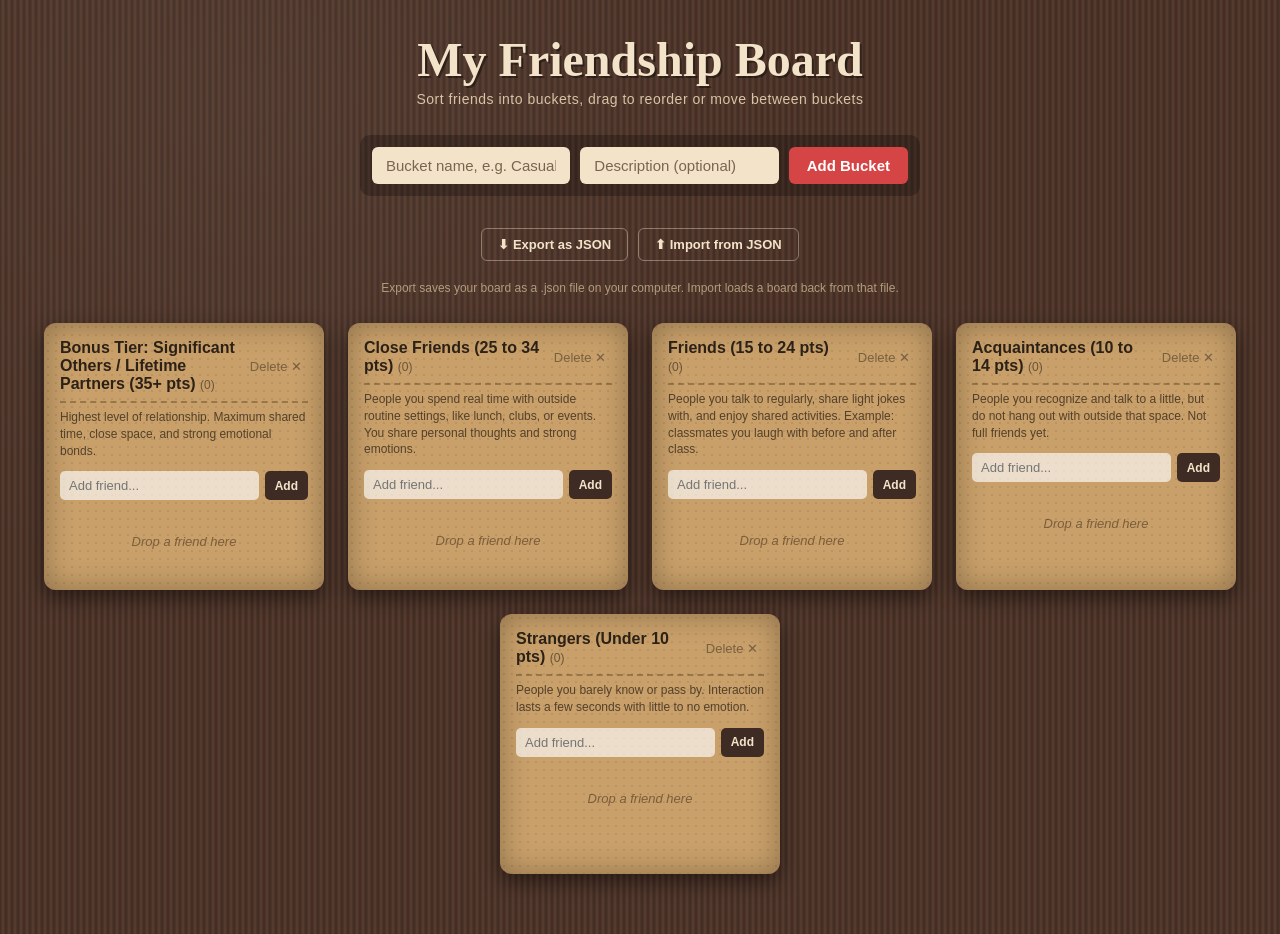
<file: friendship-board/index.html>
<!DOCTYPE html>
<html lang="en">

<head>
  <meta charset="UTF-8">
  <meta name="viewport" content="width=device-width, initial-scale=1.0">
  <title>Friendship Board</title>
  <link rel="stylesheet" href="src/style.css">
</head>

<body>

  <h1 class="board-title">My Friendship Board</h1>
  <p class="board-subtitle">Sort friends into buckets, drag to reorder or move between buckets</p>

  <div class="new-bucket-row">
    <input type="text" id="bucket-input" placeholder="Bucket name, e.g. Casual Friends" maxlength="30">
    <input type="text" id="bucket-desc-input" placeholder="Description (optional)" maxlength="120">
    <button id="add-bucket-btn">Add Bucket</button>
  </div>

  <div class="toolbar">
    <button id="export-btn">⬇ Export as JSON</button>
    <button id="import-btn">⬆ Import from JSON</button>
    <input type="file" id="import-file" accept="application/json" style="display:none">
  </div>
  <p class="toolbar-note" id="toolbar-note">Export saves your board as a .json file on your computer. Import loads a
    board back from that file.</p>

  <div class="board-wrap" id="board-wrap"></div>

  <script src="src/script.js"></script>
</body>

</html>
</file>
<file: friendship-board/src/style.css>
:root {
    --wood-dark: #3e2b23;
    --wood-mid: #5a3d2f;
    --cork: #c9a06a;
    --note-yellow: #fff2a8;
    --note-pink: #ffc2d1;
    --note-blue: #b8e3ff;
    --note-green: #c8f4c5;
    --ink: #2c2117;
    --pin: #d64545;
    --shadow: rgba(0, 0, 0, 0.35);
}

* {
    box-sizing: border-box;
}

body {
    margin: 0;
    min-height: 100vh;
    font-family: 'Segoe UI', Tahoma, sans-serif;
    background:
        radial-gradient(circle at 20% 10%, rgba(255, 255, 255, 0.04), transparent 40%),
        repeating-linear-gradient(90deg, var(--wood-dark) 0px, var(--wood-mid) 3px, var(--wood-dark) 6px);
    padding: 32px 16px 60px;
    color: var(--ink);
}

.board-title {
    text-align: center;
    color: #f3e3c9;
    font-family: 'Brush Script MT', 'Segoe Script', cursive;
    font-size: 48px;
    margin: 0 0 4px;
    text-shadow: 2px 2px 0 rgba(0, 0, 0, 0.4);
}

.board-subtitle {
    text-align: center;
    color: #d8c3a5;
    font-size: 14px;
    margin: 0 0 28px;
    letter-spacing: 0.5px;
}

.new-bucket-row {
    max-width: 560px;
    margin: 0 auto 32px;
    display: flex;
    flex-wrap: wrap;
    gap: 10px;
    background: rgba(0, 0, 0, 0.25);
    padding: 12px;
    border-radius: 10px;
}

.new-bucket-row input {
    min-width: 160px;
}

.toolbar {
    max-width: 560px;
    margin: 0 auto 20px;
    display: flex;
    justify-content: center;
    gap: 10px;
    flex-wrap: wrap;
}

.toolbar button {
    padding: 8px 16px;
    border-radius: 6px;
    border: 1px solid rgba(243, 227, 201, 0.4);
    background: transparent;
    color: #f3e3c9;
    font-size: 13px;
    font-weight: 600;
    cursor: pointer;
}

.toolbar button:hover {
    background: rgba(243, 227, 201, 0.12);
}

.toolbar-note {
    text-align: center;
    color: #b39c7d;
    font-size: 12px;
    max-width: 560px;
    margin: 0 auto 28px;
}

.new-bucket-row input {
    flex: 1;
    padding: 10px 14px;
    border-radius: 6px;
    border: none;
    font-size: 15px;
    background: #f3e3c9;
    color: var(--ink);
}

.new-bucket-row input::placeholder {
    color: #7a6650;
}

.new-bucket-row button {
    padding: 10px 18px;
    border-radius: 6px;
    border: none;
    background: var(--pin);
    color: white;
    font-weight: 600;
    cursor: pointer;
    font-size: 15px;
    transition: transform 0.12s ease, background 0.2s ease;
}

.new-bucket-row button:hover {
    background: #b93636;
}

.new-bucket-row button:active {
    transform: scale(0.96);
}

.board-wrap {
    max-width: 1200px;
    margin: 0 auto;
    display: flex;
    flex-wrap: wrap;
    gap: 24px;
    justify-content: center;
}

.bucket {
    background: var(--cork);
    background-image: radial-gradient(rgba(0, 0, 0, 0.08) 1px, transparent 1px);
    background-size: 8px 8px;
    border-radius: 12px;
    padding: 16px;
    width: 280px;
    min-height: 260px;
    box-shadow: inset 0 0 30px rgba(0, 0, 0, 0.3), 0 8px 20px rgba(0, 0, 0, 0.45);
    display: flex;
    flex-direction: column;
}

.bucket.bucket-over {
    outline: 3px dashed rgba(0, 0, 0, 0.45);
    outline-offset: -6px;
}

.bucket-header {
    display: flex;
    align-items: center;
    justify-content: space-between;
    gap: 8px;
    margin-bottom: 12px;
    border-bottom: 2px dashed rgba(60, 40, 20, 0.35);
    padding-bottom: 8px;
}

.bucket-title {
    font-weight: 700;
    font-size: 16px;
    color: #2c2117;
    word-break: break-word;
}

.bucket-title .tag-count {
    font-weight: 400;
    font-size: 12px;
    color: rgba(44, 33, 23, 0.6);
}

.bucket-desc {
    font-size: 12px;
    line-height: 1.4;
    color: rgba(44, 33, 23, 0.75);
    margin: -6px 0 12px;
}

.del-bucket-btn {
    background: none;
    border: none;
    color: rgba(44, 33, 23, 0.5);
    cursor: pointer;
    font-size: 13px;
    padding: 2px 6px;
    border-radius: 4px;
    flex-shrink: 0;
}

.del-bucket-btn:hover {
    color: var(--pin);
    background: rgba(0, 0, 0, 0.08);
}

.add-friend-row {
    display: flex;
    gap: 6px;
    margin-bottom: 14px;
}

.add-friend-row input {
    flex: 1;
    min-width: 0;
    padding: 7px 9px;
    border-radius: 5px;
    border: none;
    font-size: 13px;
    background: rgba(255, 255, 255, 0.65);
    color: var(--ink);
}

.add-friend-row button {
    padding: 7px 10px;
    border-radius: 5px;
    border: none;
    background: var(--wood-dark);
    color: #f3e3c9;
    font-size: 12px;
    font-weight: 600;
    cursor: pointer;
    flex-shrink: 0;
}

.add-friend-row button:hover {
    background: #2a1c15;
}

.note-list {
    list-style: none;
    margin: 0;
    padding: 0;
    display: flex;
    flex-direction: column;
    gap: 14px;
    flex: 1;
    min-height: 60px;
}

.empty-msg {
    text-align: center;
    color: rgba(60, 40, 20, 0.55);
    font-style: italic;
    font-size: 13px;
    padding: 20px 0;
}

.note {
    position: relative;
    padding: 18px 12px 12px;
    border-radius: 3px;
    display: flex;
    align-items: center;
    justify-content: space-between;
    gap: 8px;
    cursor: grab;
    box-shadow: 3px 4px 8px var(--shadow);
    transform: rotate(var(--tilt, -1deg));
    transition: transform 0.15s ease, box-shadow 0.15s ease;
    user-select: none;
}

.note:hover {
    transform: rotate(0deg) scale(1.03);
    box-shadow: 5px 8px 14px var(--shadow);
}

.note.dragging {
    opacity: 0.4;
}

.note.drag-over {
    outline: 2px dashed rgba(0, 0, 0, 0.4);
    outline-offset: 3px;
}

.note.c0 {
    background: var(--note-yellow);
}

.note.c1 {
    background: var(--note-pink);
}

.note.c2 {
    background: var(--note-blue);
}

.note.c3 {
    background: var(--note-green);
}

.pin {
    position: absolute;
    top: -8px;
    left: 50%;
    transform: translateX(-50%);
    width: 14px;
    height: 14px;
    background: radial-gradient(circle at 35% 35%, #ff8080, var(--pin));
    border-radius: 50%;
    box-shadow: 0 3px 3px rgba(0, 0, 0, 0.4);
}

.note-name {
    font-size: 15px;
    font-weight: 700;
    word-break: break-word;
    line-height: 1.25;
}

.remove-btn {
    background: none;
    border: none;
    font-size: 12px;
    color: rgba(44, 33, 23, 0.55);
    cursor: pointer;
    padding: 2px 6px;
    border-radius: 4px;
    flex-shrink: 0;
}

.remove-btn:hover {
    color: var(--pin);
    background: rgba(0, 0, 0, 0.06);
}

.board-empty {
    text-align: center;
    color: #d8c3a5;
    font-style: italic;
    margin-top: 40px;
}

@media (prefers-reduced-motion: reduce) {

    .note,
    .note:hover {
        transition: none;
    }
}
</file>
